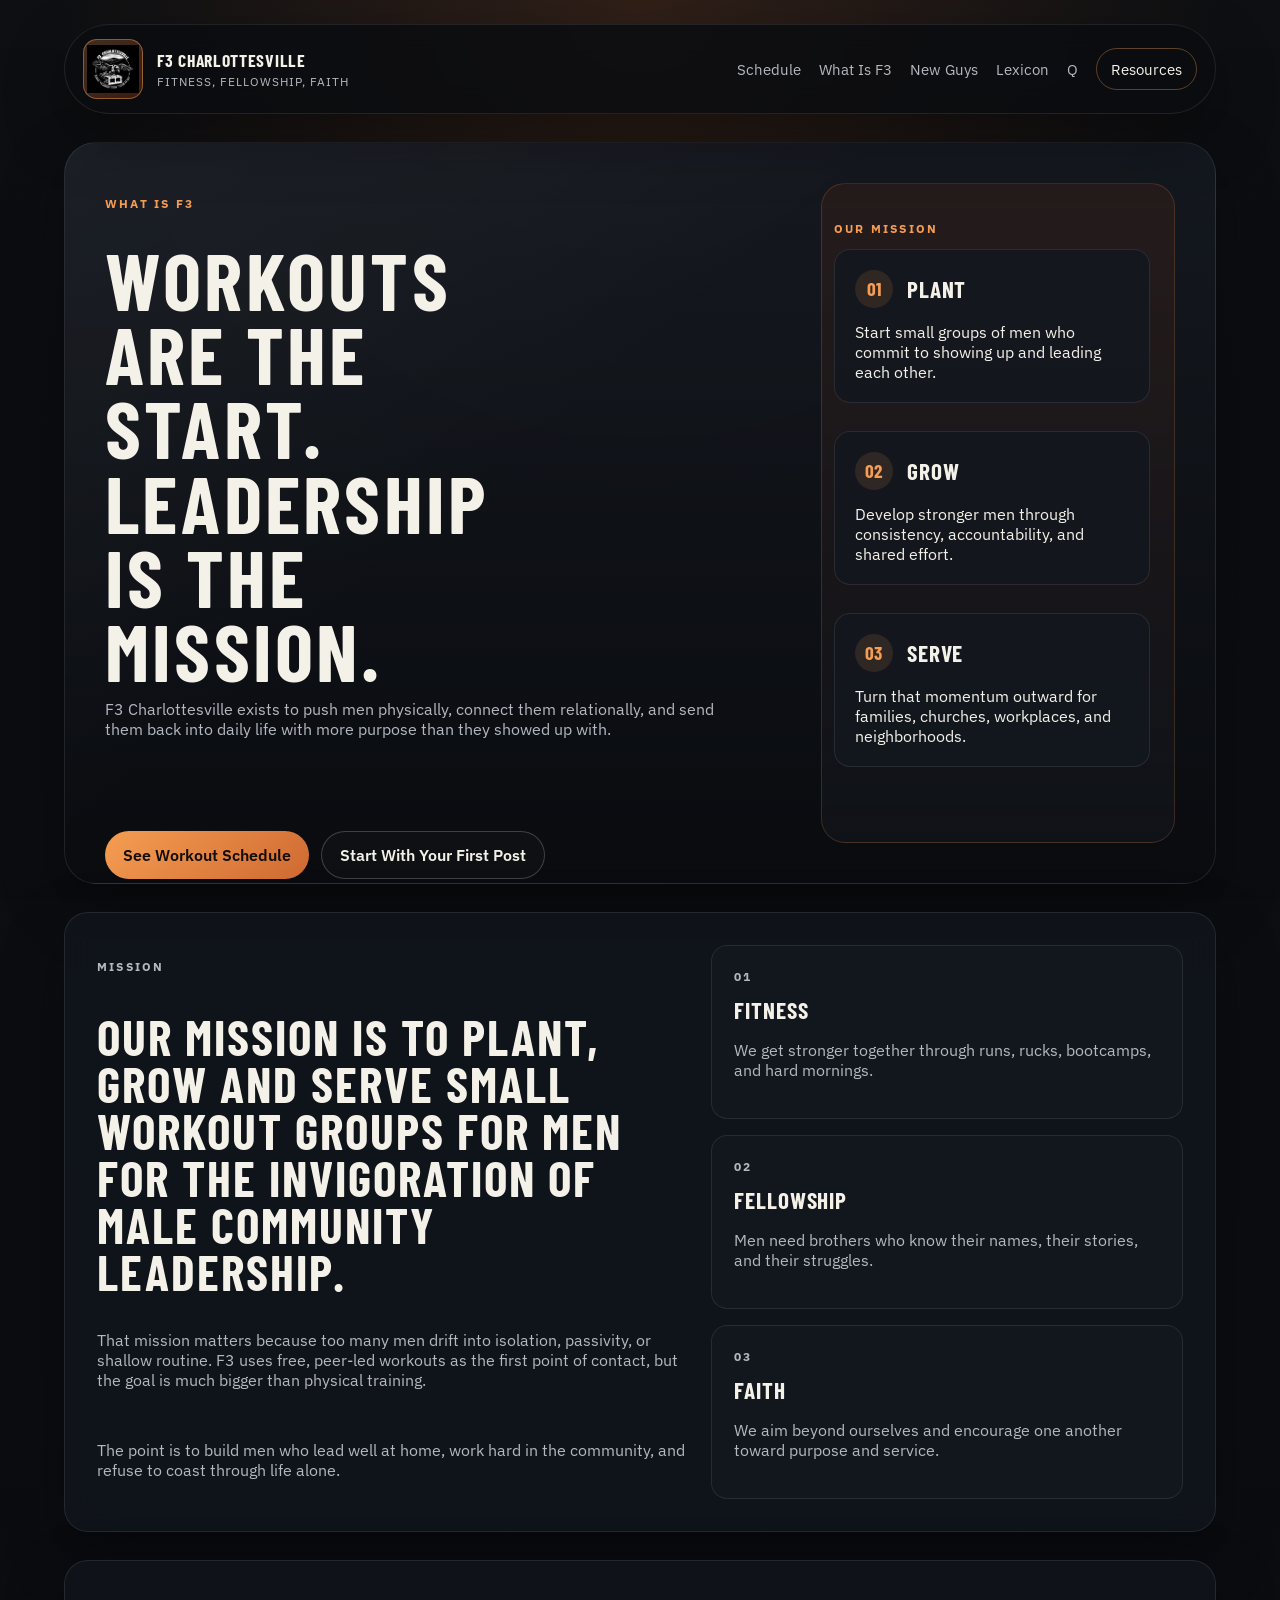
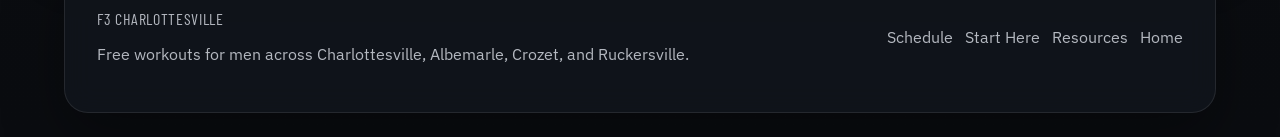
<file: about.html>
<!doctype html>
<html lang="en">
  <head>
    <meta charset="UTF-8" />
    <meta name="viewport" content="width=device-width, initial-scale=1.0" />
    <meta
      name="description"
      content="Learn what F3 Charlottesville is about and why men across the region keep posting."
    />
    <title>What Is F3? | F3 Charlottesville</title>
    <link rel="preconnect" href="https://fonts.googleapis.com" />
    <link rel="preconnect" href="https://fonts.gstatic.com" crossorigin />
    <link
      href="https://fonts.googleapis.com/css2?family=Barlow+Condensed:wght@500;600;700;800&family=IBM+Plex+Sans:wght@400;500;600;700&display=swap"
      rel="stylesheet"
    />
    <link rel="stylesheet" href="./styles.css" />
  </head>
  <body>
    <div class="site-shell">
      <header class="site-header">
        <a class="brand" href="./index.html" aria-label="F3 Charlottesville home">
          <span class="brand-mark">
            <img src="./raven.png" alt="" />
          </span>
          <span class="brand-copy">
            <strong>F3 Charlottesville</strong>
            <span>Fitness, Fellowship, Faith</span>
          </span>
        </a>
        <button
          id="menuToggle"
          class="menu-toggle"
          type="button"
          aria-expanded="false"
          aria-controls="siteNav"
        >
          Menu
        </button>
        <nav id="siteNav" class="site-nav" aria-label="Primary">
          <a href="./index.html#schedule">Schedule</a>
          <a href="./about.html">What Is F3</a>
          <a href="./index.html#new-guys">New Guys</a>
          <a href="./lexicon.html">Lexicon</a>
          <a href="./index.html#leadership">Q</a>
          <a class="nav-cta" href="./index.html#resources">Resources</a>
        </nav>
      </header>

      <main>
        <section class="hero">
          <div class="hero-copy">
            <p class="eyebrow">What Is F3</p>
            <h1>Workouts are the start. Leadership is the mission.</h1>
            <p class="hero-lede">
              F3 Charlottesville exists to push men physically, connect them relationally,
              and send them back into daily life with more purpose than they showed up with.
            </p>
            <div class="hero-actions">
              <a class="button button-primary" href="./index.html#schedule">See Workout Schedule</a>
              <a class="button button-secondary" href="./index.html#new-guys">Start With Your First Post</a>
            </div>
          </div>
          <aside class="hero-panel" aria-label="F3 mission">
            <p class="panel-kicker">Our Mission</p>
            <div class="panel-grid">
              <article>
                <span>01</span>
                <h2>Plant</h2>
                <p>Start small groups of men who commit to showing up and leading each other.</p>
              </article>
              <article>
                <span>02</span>
                <h2>Grow</h2>
                <p>Develop stronger men through consistency, accountability, and shared effort.</p>
              </article>
              <article>
                <span>03</span>
                <h2>Serve</h2>
                <p>Turn that momentum outward for families, churches, workplaces, and neighborhoods.</p>
              </article>
            </div>
          </aside>
        </section>

        <section class="section-block split-layout">
          <div class="stack">
            <p class="section-label">Mission</p>
            <h2>
              Our mission is to plant, grow and serve small workout groups for men for the
              invigoration of male community leadership.
            </h2>
            <p>
              That mission matters because too many men drift into isolation, passivity, or
              shallow routine. F3 uses free, peer-led workouts as the first point of contact,
              but the goal is much bigger than physical training.
            </p>
            <p>
              The point is to build men who lead well at home, work hard in the community,
              and refuse to coast through life alone.
            </p>
          </div>
          <div class="card-stack">
            <article class="info-card">
              <p class="card-index">01</p>
              <h3>Fitness</h3>
              <p>We get stronger together through runs, rucks, bootcamps, and hard mornings.</p>
            </article>
            <article class="info-card">
              <p class="card-index">02</p>
              <h3>Fellowship</h3>
              <p>Men need brothers who know their names, their stories, and their struggles.</p>
            </article>
            <article class="info-card">
              <p class="card-index">03</p>
              <h3>Faith</h3>
              <p>We aim beyond ourselves and encourage one another toward purpose and service.</p>
            </article>
          </div>
        </section>
      </main>

      <footer class="site-footer">
        <div>
          <p class="footer-brand">F3 Charlottesville</p>
          <p>
            Free workouts for men across Charlottesville, Albemarle, Crozet, and Ruckersville.
          </p>
        </div>
        <div class="footer-links">
          <a href="./index.html#schedule">Schedule</a>
          <a href="./index.html#new-guys">Start Here</a>
          <a href="./index.html#resources">Resources</a>
          <a href="./index.html">Home</a>
        </div>
      </footer>
    </div>

    <script type="module" src="./src/main.js"></script>
  </body>
</html>
</file>
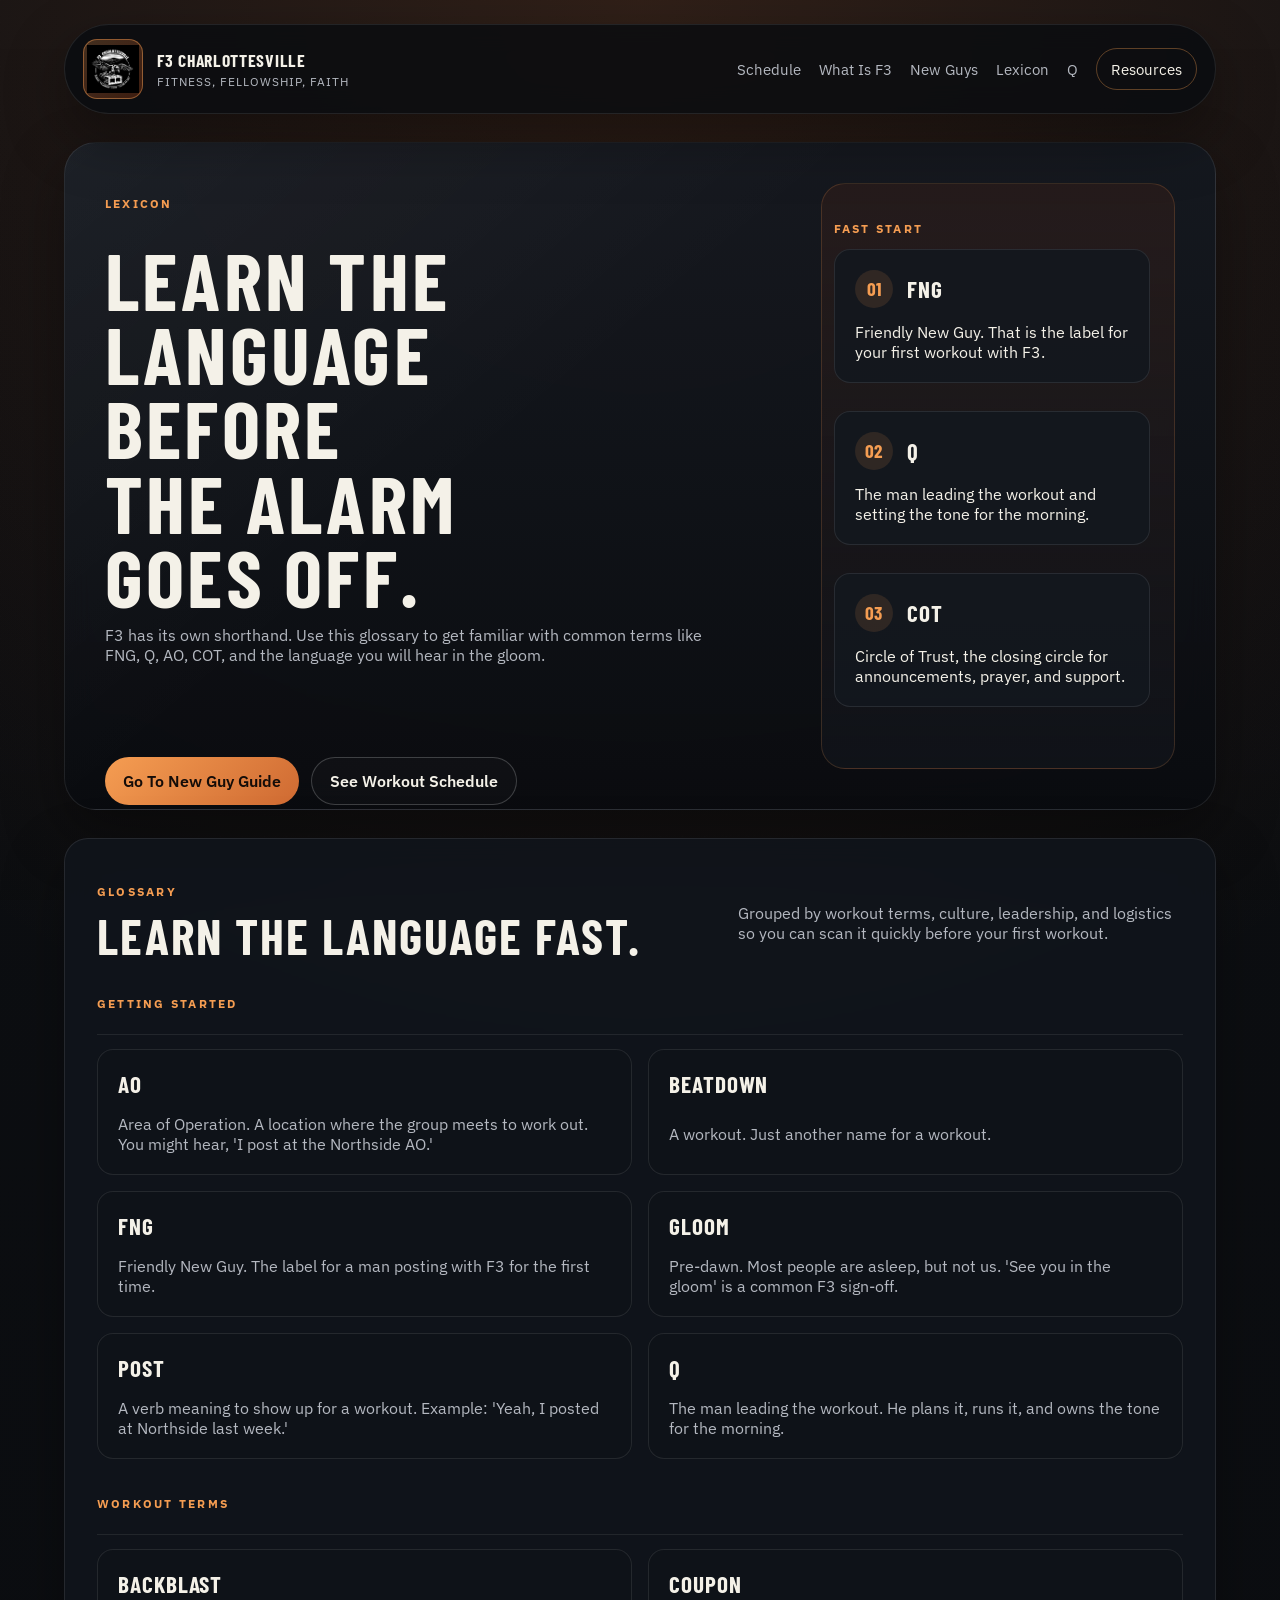
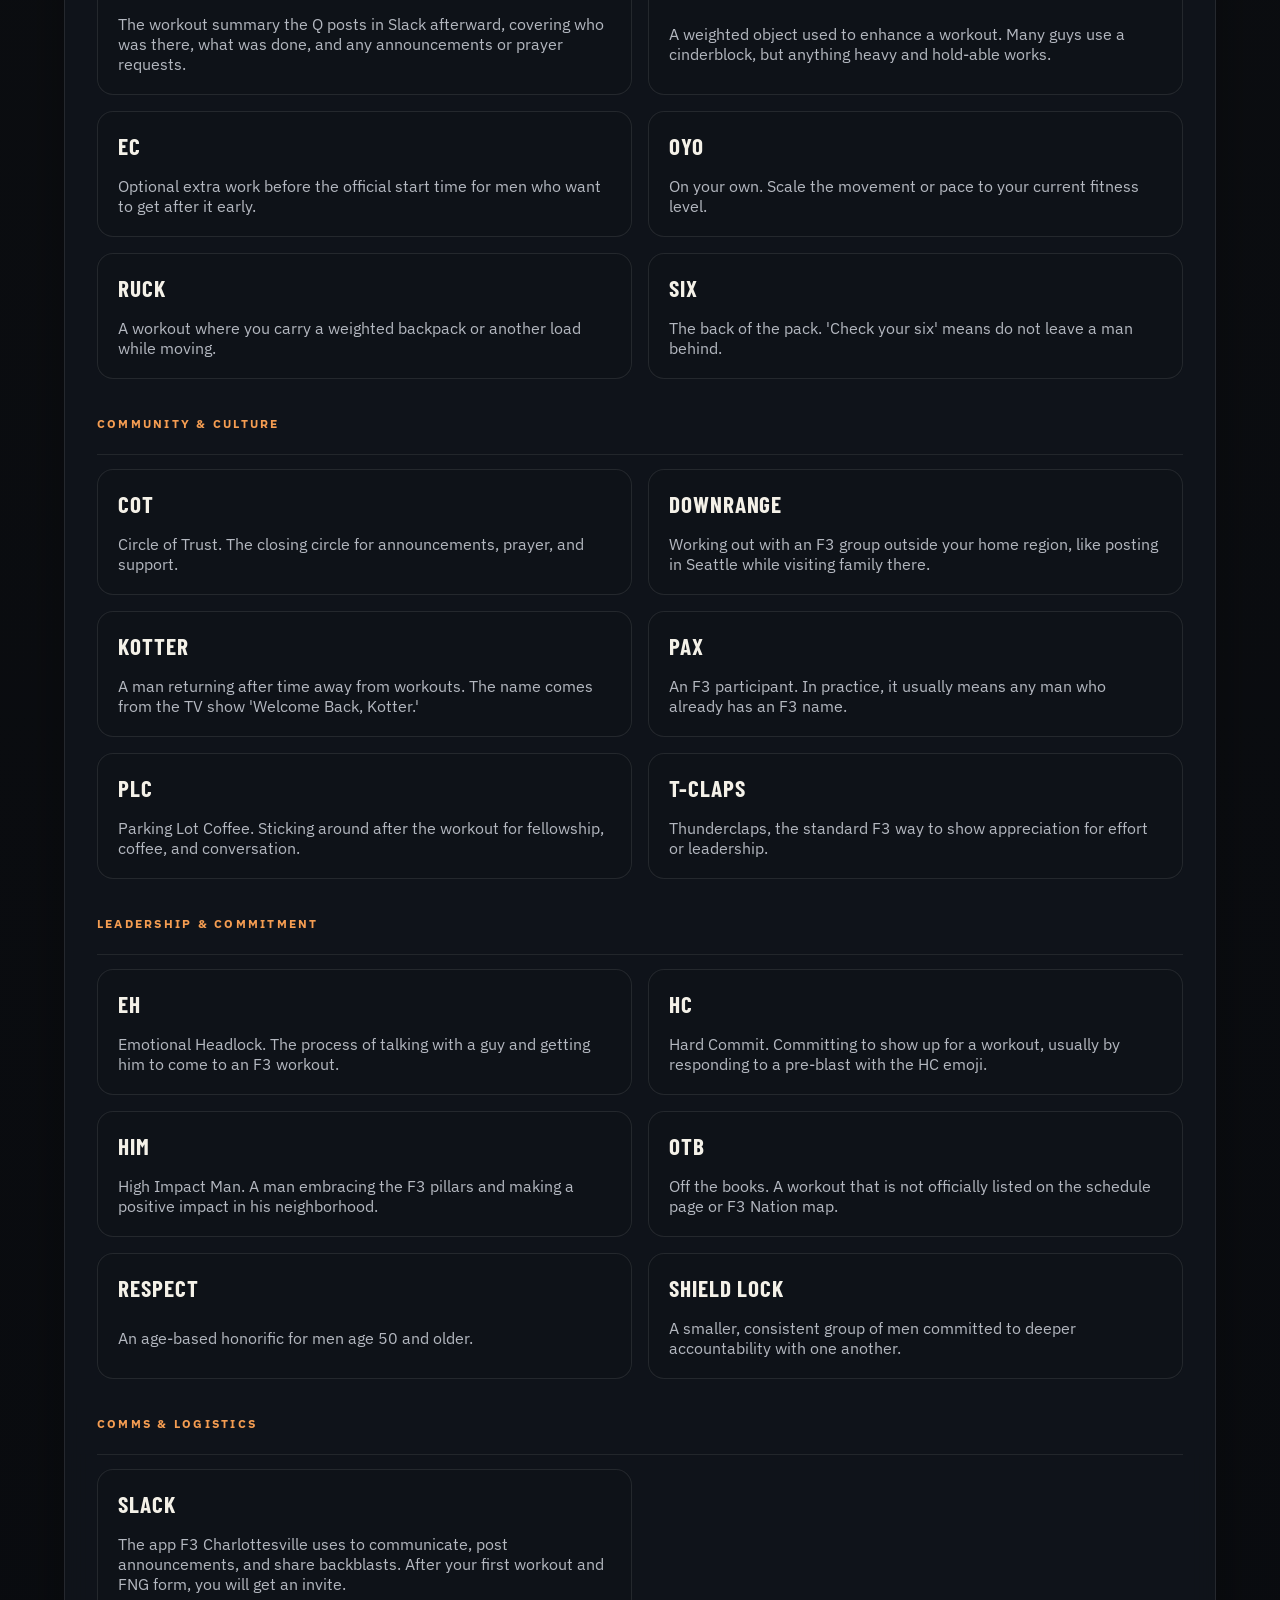
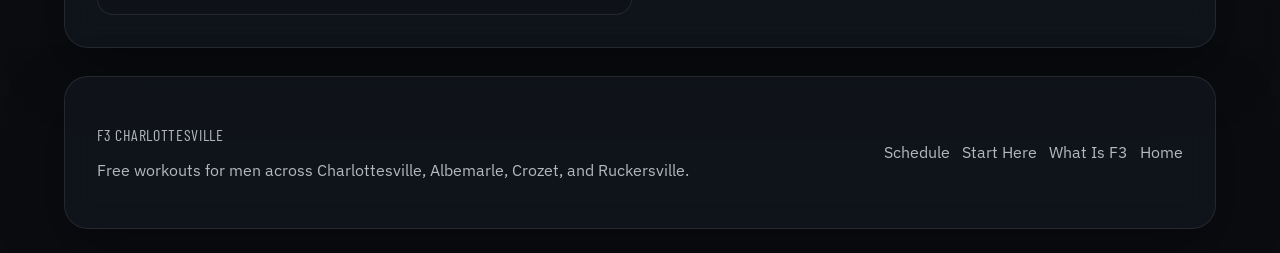
<file: lexicon.html>
<!doctype html>
<html lang="en">
  <head>
    <meta charset="UTF-8" />
    <meta name="viewport" content="width=device-width, initial-scale=1.0" />
    <meta
      name="description"
      content="Learn the F3 Charlottesville lexicon and get familiar with the language used at workouts."
    />
    <title>Lexicon | F3 Charlottesville</title>
    <link rel="preconnect" href="https://fonts.googleapis.com" />
    <link rel="preconnect" href="https://fonts.gstatic.com" crossorigin />
    <link
      href="https://fonts.googleapis.com/css2?family=Barlow+Condensed:wght@500;600;700;800&family=IBM+Plex+Sans:wght@400;500;600;700&display=swap"
      rel="stylesheet"
    />
    <link rel="stylesheet" href="./styles.css" />
  </head>
  <body>
    <div class="site-shell">
      <header class="site-header">
        <a class="brand" href="./index.html" aria-label="F3 Charlottesville home">
          <span class="brand-mark">
            <img src="./raven.png" alt="" />
          </span>
          <span class="brand-copy">
            <strong>F3 Charlottesville</strong>
            <span>Fitness, Fellowship, Faith</span>
          </span>
        </a>
        <button
          id="menuToggle"
          class="menu-toggle"
          type="button"
          aria-expanded="false"
          aria-controls="siteNav"
        >
          Menu
        </button>
        <nav id="siteNav" class="site-nav" aria-label="Primary">
          <a href="./index.html#schedule">Schedule</a>
          <a href="./about.html">What Is F3</a>
          <a href="./index.html#new-guys">New Guys</a>
          <a href="./lexicon.html">Lexicon</a>
          <a href="./index.html#leadership">Q</a>
          <a class="nav-cta" href="./index.html#resources">Resources</a>
        </nav>
      </header>

      <main>
        <section class="hero">
          <div class="hero-copy">
            <p class="eyebrow">Lexicon</p>
            <h1>Learn the language before the alarm goes off.</h1>
            <p class="hero-lede">
              F3 has its own shorthand. Use this glossary to get familiar with common terms
              like FNG, Q, AO, COT, and the language you will hear in the gloom.
            </p>
            <div class="hero-actions">
              <a class="button button-primary" href="./index.html#new-guys">Go To New Guy Guide</a>
              <a class="button button-secondary" href="./index.html#schedule">See Workout Schedule</a>
            </div>
          </div>
          <aside class="hero-panel" aria-label="Lexicon overview">
            <p class="panel-kicker">Fast Start</p>
            <div class="panel-grid">
              <article>
                <span>01</span>
                <h2>FNG</h2>
                <p>Friendly New Guy. That is the label for your first workout with F3.</p>
              </article>
              <article>
                <span>02</span>
                <h2>Q</h2>
                <p>The man leading the workout and setting the tone for the morning.</p>
              </article>
              <article>
                <span>03</span>
                <h2>COT</h2>
                <p>Circle of Trust, the closing circle for announcements, prayer, and support.</p>
              </article>
            </div>
          </aside>
        </section>

        <section class="section-block">
          <div class="section-heading">
            <div>
              <p class="section-label">Glossary</p>
              <h2>Learn the language fast.</h2>
            </div>
            <p>
              Grouped by workout terms, culture, leadership, and logistics so you can scan it
              quickly before your first workout.
            </p>
          </div>
          <div id="glossaryGrid" class="glossary-grid" aria-live="polite"></div>
        </section>
      </main>

      <footer class="site-footer">
        <div>
          <p class="footer-brand">F3 Charlottesville</p>
          <p>
            Free workouts for men across Charlottesville, Albemarle, Crozet, and Ruckersville.
          </p>
        </div>
        <div class="footer-links">
          <a href="./index.html#schedule">Schedule</a>
          <a href="./index.html#new-guys">Start Here</a>
          <a href="./about.html">What Is F3</a>
          <a href="./index.html">Home</a>
        </div>
      </footer>
    </div>

    <script type="module" src="./src/main.js"></script>
  </body>
</html>
</file>
<file: styles.css>
:root {
  --bg: #0d0f12;
  --bg-soft: #151920;
  --panel: rgba(19, 24, 31, 0.9);
  --panel-strong: #1b2129;
  --line: rgba(255, 255, 255, 0.09);
  --line-strong: rgba(255, 255, 255, 0.2);
  --text: #f4f1e8;
  --muted: #b4b8c0;
  --accent: #cf6a32;
  --accent-bright: #f59d52;
  --accent-deep: #7a3112;
  --success: #95b66f;
  --shadow: 0 24px 60px rgba(0, 0, 0, 0.35);
  --radius: 24px;
  --radius-sm: 16px;
  --max-width: 1200px;
}

* {
  box-sizing: border-box;
}

html {
  scroll-behavior: smooth;
}

body {
  margin: 0;
  font-family: "IBM Plex Sans", sans-serif;
  color: var(--text);
  background:
    radial-gradient(circle at top, rgba(207, 106, 50, 0.18), transparent 32%),
    linear-gradient(180deg, #0d0f12 0%, #0a0c10 100%);
  min-height: 100vh;
}

body::before {
  content: "";
  position: fixed;
  inset: 0;
  pointer-events: none;
  background:
    linear-gradient(125deg, rgba(255, 255, 255, 0.03) 0, rgba(255, 255, 255, 0.03) 1px, transparent 1px, transparent 18px),
    linear-gradient(180deg, transparent 0%, rgba(0, 0, 0, 0.18) 100%);
  background-size: 22px 22px, 100% 100%;
  opacity: 0.35;
}

a {
  color: inherit;
  text-decoration: none;
}

button,
input {
  font: inherit;
}

.site-shell {
  position: relative;
  max-width: var(--max-width);
  margin: 0 auto;
  padding: 24px;
}

.site-header,
.site-footer,
.hero,
.mission-strip,
.section-block,
.hero-panel,
.feature-card,
.step-card,
.info-card,
.quote-card,
.resource-card,
.leadership-panel,
.schedule-card,
.glossary-card {
  backdrop-filter: blur(14px);
}

.site-header {
  position: sticky;
  top: 16px;
  z-index: 20;
  display: flex;
  align-items: center;
  justify-content: space-between;
  gap: 20px;
  padding: 14px 18px;
  margin-bottom: 28px;
  border: 1px solid var(--line);
  border-radius: 999px;
  background: rgba(10, 12, 16, 0.84);
  box-shadow: var(--shadow);
}

.brand {
  display: inline-flex;
  align-items: center;
  gap: 14px;
  min-width: 0;
}

.brand-mark {
  display: grid;
  place-items: center;
  width: 60px;
  height: 60px;
  border: 1px solid rgba(245, 157, 82, 0.45);
  border-radius: 14px;
  background: linear-gradient(135deg, rgba(245, 157, 82, 0.24), rgba(122, 49, 18, 0.45));
  overflow: hidden;
}

.brand-mark img {
  display: block;
  width: 88%;
  height: 88%;
  object-fit: contain;
}

.brand-copy {
  display: flex;
  flex-direction: column;
  gap: 2px;
  min-width: 0;
}

.brand-copy strong,
.footer-brand,
h1,
h2,
h3 {
  font-family: "Barlow Condensed", sans-serif;
  text-transform: uppercase;
  letter-spacing: 0.04em;
}

.brand-copy strong {
  font-size: 1.1rem;
}

.brand-copy span {
  color: var(--muted);
  font-size: 0.78rem;
  letter-spacing: 0.08em;
  text-transform: uppercase;
}

.site-nav {
  display: flex;
  align-items: center;
  gap: 18px;
  font-size: 0.95rem;
}

.site-nav a {
  color: var(--muted);
}

.site-nav a:hover,
.site-nav a:focus-visible {
  color: var(--text);
}

.nav-cta {
  padding: 10px 14px;
  border: 1px solid rgba(245, 157, 82, 0.35);
  border-radius: 999px;
  color: var(--text) !important;
}

.menu-toggle {
  display: none;
  border: 1px solid var(--line-strong);
  border-radius: 999px;
  background: transparent;
  color: var(--text);
  padding: 10px 14px;
}

.hero {
  position: relative;
  isolation: isolate;
  overflow: hidden;
  display: grid;
  grid-template-columns: minmax(0, 1.3fr) minmax(320px, 0.9fr);
  gap: 28px;
  padding: 40px;
  border: 1px solid var(--line);
  border-radius: calc(var(--radius) + 8px);
  background:
    linear-gradient(140deg, rgba(255, 255, 255, 0.04), transparent 42%),
    linear-gradient(180deg, rgba(21, 25, 32, 0.94), rgba(10, 12, 16, 0.95));
  box-shadow: var(--shadow);
}

.hero > * {
  position: relative;
  z-index: 1;
}

.hero-home::before {
  content: "";
  position: absolute;
  inset: 0;
  background:
    linear-gradient(90deg, rgba(9, 12, 18, 0.78) 0%, rgba(9, 12, 18, 0.52) 46%, rgba(9, 12, 18, 0.68) 100%),
    linear-gradient(180deg, rgba(13, 15, 18, 0.04), rgba(13, 15, 18, 0.4)),
    url("./sunrise.JPG");
  background-position: center 58%;
  background-size: cover;
  opacity: 0.80;
  filter: saturate(0.9) contrast(0.9);
  transform: scale(1.03);
  z-index: 0;
}

.hero-copy {
  display: flex;
  flex-direction: column;
  gap: 18px;
  padding-top: 0;
}

.eyebrow,
.section-label,
.panel-kicker,
.card-index,
.schedule-meta span,
.resource-card span {
  color: var(--accent-bright);
  letter-spacing: 0.18em;
  text-transform: uppercase;
  font-size: 0.78rem;
  font-weight: 700;
}

h1 {
  margin: 0;
  font-size: clamp(3.1rem, 6.3vw, 5.8rem);
  line-height: 0.92;
  max-width: 10ch;
}

.hero-title {
  font-size: clamp(2.5rem, 4.9vw, 4.6rem);
  line-height: 0.94;
  max-width: 15ch;
  transform: translateY(-28px); /* move top text up */
}

.hero-line {
  display: block;
}

.hero-line-wide {
  white-space: nowrap;
}

.hero-title .hero-line > span {
  white-space: nowrap;
}

.hero-lede,
.section-heading > p,
.stack > p,
.feature-card p,
.step-card p,
.info-card p,
.quote-card p,
.leadership-panel,
.resource-card strong,
.site-footer p,
.mission-strip p,
.schedule-card p,
.glossary-card p {
  color: var(--muted);
}

.hero-lede {
  transform: translateY(-22px);
}

.hero-actions,
.callout-row,
.footer-links {
  display: flex;
  flex-wrap: wrap;
  gap: 12px;
}

.hero-actions {
  display: flex;
  flex-wrap: wrap;
  gap: 12px;
  transform: translateY(36px); /* increase or decrease this */
}

.button {
  display: inline-flex;
  align-items: center;
  justify-content: center;
  min-height: 48px;
  padding: 0 18px;
  border-radius: 999px;
  font-weight: 600;
  transition: transform 180ms ease, border-color 180ms ease, background 180ms ease;
}

.button:hover,
.button:focus-visible,
.filter-chip:hover,
.filter-chip:focus-visible,
.resource-link:hover,
.resource-link:focus-visible,
.resource-card:hover,
.resource-card:focus-visible {
  transform: translateY(-2px);
}

.button-primary {
  background: linear-gradient(135deg, var(--accent-bright), var(--accent));
  color: #140c08;
}

.button-secondary {
  border: 1px solid var(--line-strong);
  background: rgba(255, 255, 255, 0.02);
}

.hero-stats {
  display: grid;
  grid-template-columns: repeat(3, minmax(0, 1fr));
  gap: 14px;
  margin: 4px 0 0;
  padding: 0;
  list-style: none;
  transform: translateY(48px); /* move buttons + stat boxes down */
}

.hero-stats li,
.hero-panel article,
.feature-card,
.step-card,
.info-card,
.quote-card,
.leadership-panel,
.resource-card,
.schedule-card,
.glossary-card {
  border: 1px solid var(--line);
  border-radius: var(--radius-sm);
  background: var(--panel);
}

.hero-stats li {
  padding: 16px;
}

.hero-stats strong {
  display: block;
  font-family: "Barlow Condensed", sans-serif;
  font-size: 2rem;
}

.hero-stats span {
  color: var(--muted);
  text-transform: uppercase;
  letter-spacing: 0.08em;
  font-size: 0.76rem;
}

.hero-panel {
  padding: 24px 24px 24px 12px; /* was just 24px */
  margin-left: 72px;            /* tweak this number */
  border: 1px solid rgba(245, 157, 82, 0.18);
  border-radius: var(--radius);
  background:
    linear-gradient(180deg, rgba(122, 49, 18, 0.18), rgba(15, 18, 24, 0.92)),
    var(--panel);
}

.panel-grid {
  display: grid;
  gap: 28px;
}

.hero-panel article {
  display: flex;
  align-items: center;
  gap: 14px;
  flex-wrap: wrap;
  padding: 20px;
}

.hero-panel article span,
.step-card span {
  display: inline-flex;
  align-items: center;
  justify-content: center;
  width: 38px;
  height: 38px;
  margin-bottom: 12px;
  border-radius: 50%;
  background: rgba(245, 157, 82, 0.12);
  color: var(--accent-bright);
  font-family: "Barlow Condensed", sans-serif;
  font-size: 1.2rem;
  font-weight: 700;
}

.hero-panel h2,
.step-card h3,
.feature-card h3,
.info-card h3,
.leadership-panel h3,
.resource-card strong,
.schedule-card h3,
.glossary-card h3 {
  margin: 0 0 8px;
  font-size: 1.45rem;
}

.hero-panel h2 {
  margin: 0;
}

.hero-panel article span {
  margin-bottom: 0;
}

.hero-panel article p {
  width: 100%;
  margin: 0;
}

.mission-strip,
.section-block,
.site-footer {
  margin-top: 28px;
  border: 1px solid var(--line);
  border-radius: var(--radius);
  background: rgba(17, 21, 28, 0.88);
  box-shadow: var(--shadow);
}

.mission-strip,
.section-block,
.site-footer {
  padding: 32px;
}

.photo-stack {
  display: grid;
  gap: 28px;
  margin-top: 28px;
}

.photo-stack > .mission-strip,
.photo-stack > .section-block {
  margin-top: 0;
}

.section-photo-card {
  position: relative;
  isolation: isolate;
  overflow: hidden;
  background: rgba(13, 16, 22, 0.72);
}

.section-photo-card > * {
  position: relative;
  z-index: 1;
}

.section-photo-card::before {
  content: "";
  position: absolute;
  inset: 0;
  background-repeat: no-repeat;
  background-size: cover;
  filter: saturate(0.92) contrast(0.95) brightness(1.08);
  z-index: 0;
}

.section-photo-top::before {
  background-image: url("./better.JPG?v=5");
  background-position: center 58%;
  opacity: 0.50;
}

.section-photo-bottom::before {
  background:
    linear-gradient(90deg, rgba(9, 12, 18, 0.82) 0%, rgba(9, 12, 18, 0.62) 50%, rgba(9, 12, 18, 0.8) 100%),
    linear-gradient(180deg, rgba(13, 15, 18, 0.14), rgba(13, 15, 18, 0.38)),
    url("./workout.JPG");
  background-position: center 72%;
  opacity: 0.52;
}

.section-photo-top {
  min-height: 420px;
}

.section-photo-bottom {
  min-height: 520px;
}

.section-photo-bottom .section-heading {
  margin-bottom: 28px;
}

.section-photo-bottom .schedule-grid {
  position: relative;
  z-index: 1;
}

.schedule-empty {
  padding: 22px;
  border: 1px dashed rgba(255, 255, 255, 0.14);
  border-radius: var(--radius-sm);
  background: rgba(14, 18, 24, 0.5);
  color: var(--muted);
  text-align: center;
}

.section-photo-bottom .schedule-card {
  background: rgba(14, 18, 24, 0.88);
  border-color: rgba(255, 255, 255, 0.1);
}

.section-photo-bottom .filter-chip {
  background: rgba(13, 16, 22, 0.62);
}

.section-photo-bottom .filter-chip[aria-pressed="true"] {
  background: rgba(245, 157, 82, 0.18);
}

.section-photo-bottom .section-heading > p,
.section-photo-bottom .schedule-card p,
.section-photo-top .principles p {
  color: rgba(244, 241, 232, 0.82);
}

.section-photo-top .principles article {
  border-left-color: rgba(245, 157, 82, 0.38);
}

.section-photo-top .principles h3,
.section-photo-bottom .section-heading h2,
.section-photo-top h2 {
  color: var(--text);
}

.section-photo-top .section-label,
.section-photo-bottom .section-label {
  color: #ffae63;
}

.section-photo-top::after,
.section-photo-bottom::after {
  content: "";
  position: absolute;
  inset: 0;
  z-index: 0;
}

.section-photo-top::after {
  background:
    linear-gradient(90deg, rgba(9, 12, 18, 0.82) 0%, rgba(9, 12, 18, 0.62) 50%, rgba(9, 12, 18, 0.8) 100%),
    linear-gradient(180deg, rgba(13, 15, 18, 0.14), rgba(13, 15, 18, 0.38)),
    linear-gradient(180deg, rgba(255, 255, 255, 0.04), transparent 28%),
    linear-gradient(0deg, rgba(6, 7, 10, 0.16), transparent 30%);
}

.section-photo-bottom::after {
  background:
    linear-gradient(180deg, rgba(255, 255, 255, 0.04), transparent 28%),
    linear-gradient(0deg, rgba(6, 7, 10, 0.16), transparent 30%);
}

.mission-strip {
  display: grid;
  grid-template-columns: minmax(0, 0.58fr) minmax(0, 1.42fr);
  gap: 24px;
}

.principles,
.three-up,
.steps,
.resource-grid,
.schedule-grid,
.glossary-grid {
  display: grid;
  gap: 16px;
}

.principles {
  grid-template-columns: 1fr 1.12fr 1.22fr 1fr 1.12fr;
}

.principles article {
  display: grid;
  grid-template-rows: minmax(84px, auto) 1fr;
  align-content: start;
  padding-left: 16px;
  border-left: 1px solid rgba(245, 157, 82, 0.24);
}

.principles h3 {
  margin: 0 0 10px;
  font-size: 1.05rem;
  line-height: 1.05;
}

.section-heading,
.split-layout {
  display: grid;
  gap: 24px;
}

.section-heading {
  grid-template-columns: minmax(0, 1fr) minmax(280px, 0.72fr);
  align-items: end;
  margin-bottom: 24px;
}

.section-heading h2,
.split-layout h2,
.mission-strip h2 {
  margin: 8px 0 0;
  font-size: clamp(2.1rem, 4vw, 3.1rem);
  line-height: 0.95;
}

.split-layout {
  grid-template-columns: minmax(0, 1fr) minmax(300px, 0.8fr);
  align-items: stretch;
}

.split-layout.reverse {
  grid-template-columns: minmax(300px, 0.7fr) minmax(0, 1fr);
}

.stack,
.card-stack {
  display: grid;
  gap: 16px;
}

.info-card,
.feature-card,
.step-card,
.quote-card,
.leadership-panel,
.schedule-card,
.glossary-card {
  padding: 22px;
}

.card-index {
  margin: 0 0 12px;
}

.quote-card {
  display: grid;
  align-content: start;
  min-height: 100%;
  background:
    linear-gradient(180deg, rgba(245, 157, 82, 0.12), transparent),
    var(--panel);
}

.quote-card p {
  margin: 0;
  font-family: "Barlow Condensed", sans-serif;
  font-size: clamp(1.8rem, 3.2vw, 2.7rem);
  line-height: 0.94;
  color: var(--text);
  text-transform: uppercase;
}

.impact-card {
  gap: 18px;
}

.impact-kicker {
  color: var(--accent-bright);
  letter-spacing: 0.18em;
  text-transform: uppercase;
  font-size: 0.78rem !important;
  font-weight: 700;
}

.impact-list {
  display: grid;
  gap: 14px;
}

.impact-item {
  display: grid;
  grid-template-columns: 44px minmax(0, 1fr);
  gap: 14px;
  align-items: start;
  padding: 14px 0;
  border-top: 1px solid rgba(255, 255, 255, 0.08);
}

.impact-item:first-child {
  border-top: 0;
  padding-top: 0;
}

.impact-item p {
  font-family: "IBM Plex Sans", sans-serif;
  font-size: 1rem;
  line-height: 1.45;
  text-transform: none;
  color: var(--text);
}

.impact-icon {
  display: grid;
  place-items: center;
  width: 44px;
  height: 44px;
  border: 1px solid rgba(245, 157, 82, 0.28);
  border-radius: 14px;
  background: rgba(245, 157, 82, 0.1);
}

.impact-icon svg {
  width: 22px;
  height: 22px;
  stroke: var(--accent-bright);
  stroke-width: 1.8;
  fill: none;
  stroke-linecap: round;
  stroke-linejoin: round;
}

.three-up,
.resource-grid {
  grid-template-columns: repeat(3, minmax(0, 1fr));
}

.steps {
  grid-template-columns: repeat(4, minmax(0, 1fr));
  margin-bottom: 24px;
}

.filter-row {
  display: flex;
  flex-wrap: wrap;
  gap: 10px;
  margin-bottom: 22px;
}

.filter-chip {
  border: 1px solid var(--line-strong);
  border-radius: 999px;
  background: rgba(255, 255, 255, 0.02);
  color: var(--text);
  padding: 10px 14px;
  cursor: pointer;
}

.filter-chip[aria-pressed="true"] {
  border-color: rgba(245, 157, 82, 0.55);
  background: rgba(245, 157, 82, 0.12);
}

.schedule-grid {
  grid-template-columns: repeat(3, minmax(0, 1fr));
}

.schedule-card {
  position: relative;
  overflow: hidden;
}

.schedule-card::after {
  content: "";
  position: absolute;
  inset: 0 auto 0 0;
  width: 4px;
  background: linear-gradient(180deg, var(--accent-bright), transparent 70%);
}

.schedule-card h3 {
  padding-right: 48px;
}

.schedule-meta {
  display: flex;
  flex-wrap: wrap;
  gap: 10px 14px;
  margin-bottom: 10px;
}

.schedule-meta span {
  letter-spacing: 0.08em;
}

.schedule-card .location {
  color: var(--text);
  font-weight: 600;
  display: flex;
  flex-wrap: wrap;
  align-items: center;
  gap: 8px 12px;
}

.schedule-card .location a {
  color: var(--accent-bright);
  font-weight: 600;
  text-transform: uppercase;
  letter-spacing: 0.08em;
  font-size: 0.78rem;
}

.schedule-card .location a:hover,
.schedule-card .location a:focus-visible {
  color: var(--text);
}

.search-field input {
  width: min(360px, 100%);
  min-height: 48px;
  border: 1px solid var(--line-strong);
  border-radius: 999px;
  background: rgba(8, 10, 14, 0.8);
  color: var(--text);
  padding: 0 18px;
}

.glossary-grid {
  gap: 24px;
}

.error-hero {
  grid-template-columns: minmax(0, 1.18fr) minmax(280px, 0.82fr);
}

.error-hero::before {
  content: "";
  position: absolute;
  inset: 0;
  background:
    linear-gradient(90deg, rgba(9, 12, 18, 0.88) 0%, rgba(9, 12, 18, 0.7) 48%, rgba(9, 12, 18, 0.84) 100%),
    linear-gradient(180deg, rgba(13, 15, 18, 0.06), rgba(13, 15, 18, 0.42)),
    url("./workout.JPG");
  background-position: center 62%;
  background-size: cover;
  opacity: 0.72;
  filter: saturate(0.88) contrast(0.92);
  z-index: 0;
}

.error-title,
.error-lede {
  transform: none;
}

.error-panel {
  display: grid;
  align-content: start;
  gap: 16px;
  min-height: 100%;
  padding: 28px;
}

.error-code {
  font-family: "Barlow Condensed", sans-serif;
  font-size: clamp(4.4rem, 12vw, 8rem);
  line-height: 0.85;
  color: var(--text);
  letter-spacing: 0.06em;
}

.error-note {
  margin: 0;
  color: rgba(244, 241, 232, 0.82);
}

.error-grid {
  display: grid;
  grid-template-columns: repeat(3, minmax(0, 1fr));
  gap: 16px;
}

.error-link-card {
  min-height: 190px;
  transition: transform 180ms ease, border-color 180ms ease, background 180ms ease;
}

.error-link-card:hover,
.error-link-card:focus-visible {
  border-color: rgba(245, 157, 82, 0.36);
  background:
    linear-gradient(180deg, rgba(245, 157, 82, 0.1), transparent),
    var(--panel);
}

.glossary-section {
  display: grid;
  gap: 14px;
}

.glossary-section-head {
  display: flex;
  align-items: center;
  justify-content: space-between;
  gap: 16px;
  padding-bottom: 10px;
  border-bottom: 1px solid rgba(255, 255, 255, 0.08);
}

.glossary-term-grid {
  display: grid;
  grid-template-columns: repeat(2, minmax(0, 1fr));
  gap: 16px;
}

.glossary-card {
  display: grid;
  gap: 8px;
  min-height: 100%;
  padding: 20px;
  border: 1px solid var(--line);
  border-radius: var(--radius-sm);
  background: rgba(15, 19, 25, 0.82);
}

.glossary-card p {
  margin: 0;
}

.checklist {
  margin: 0;
  padding: 0;
  list-style: none;
  display: grid;
  gap: 10px;
}

.checklist li {
  position: relative;
  padding-left: 24px;
}

.checklist li::before {
  content: "";
  position: absolute;
  left: 0;
  top: 0.55em;
  width: 10px;
  height: 10px;
  border-radius: 50%;
  background: var(--success);
}

.leadership-panel {
  display: grid;
  align-content: start;
  gap: 12px;
}

.resource-link {
  padding: 14px 16px;
  border: 1px solid var(--line);
  border-radius: 14px;
  background: rgba(255, 255, 255, 0.02);
}

.resource-grid {
  margin-top: 8px;
}

.resource-card {
  display: grid;
  gap: 10px;
  min-height: 150px;
  padding: 22px;
}

.site-footer {
  display: flex;
  justify-content: space-between;
  gap: 24px;
  align-items: center;
}

.footer-links {
  justify-content: flex-end;
}

.footer-links a {
  color: var(--muted);
}

.footer-links a:hover,
.footer-links a:focus-visible {
  color: var(--text);
}

.sr-only {
  position: absolute;
  width: 1px;
  height: 1px;
  padding: 0;
  margin: -1px;
  overflow: hidden;
  clip: rect(0, 0, 0, 0);
  white-space: nowrap;
  border: 0;
}

@media (max-width: 1080px) {
  .hero,
  .mission-strip,
  .section-heading,
  .split-layout,
  .split-layout.reverse {
    grid-template-columns: 1fr;
  }

  .principles,
  .three-up,
  .steps,
  .resource-grid,
  .error-grid,
  .schedule-grid,
  .glossary-term-grid {
    grid-template-columns: repeat(2, minmax(0, 1fr));
  }
}

@media (max-width: 780px) {
  .site-shell {
    padding: 16px;
  }

  .site-header {
    top: 10px;
    align-items: flex-start;
    border-radius: 28px;
  }

  .menu-toggle {
    display: inline-flex;
  }

  .site-nav {
    position: absolute;
    top: calc(100% + 12px);
    right: 0;
    left: 0;
    display: none;
    flex-direction: column;
    align-items: flex-start;
    gap: 14px;
    padding: 18px;
    border: 1px solid var(--line);
    border-radius: 24px;
    background: rgba(10, 12, 16, 0.96);
  }

  .site-nav.is-open {
    display: flex;
  }

  .hero,
  .mission-strip,
  .section-block,
  .site-footer {
    padding: 24px;
  }

  .hero {
    gap: 20px;
    padding-top: 24px;
  }

  h1 {
    max-width: 100%;
    font-size: clamp(2.8rem, 14vw, 4.4rem);
  }

  .hero-copy {
    gap: 12px;
  }

  .eyebrow,
  .hero-title,
  .hero-lede,
  .hero-actions,
  .hero-stats {
    transform: none;
  }

  .hero-title {
    font-size: clamp(2.5rem, 11vw, 3.9rem);
    max-width: 100%;
  }

  .hero-line-wide {
    white-space: normal;
  }

  .hero-lede {
    margin-top: 2px;
  }

  .hero-actions {
    margin-top: 8px;
  }

  .hero-stats {
    margin-top: 12px;
  }

  .hero-panel {
    margin-left: 0;
    padding: 20px;
  }

  .panel-grid {
    gap: 12px;
  }

  .hero-panel article {
    gap: 12px;
    padding: 16px;
  }

  .hero-stats,
  .principles,
  .three-up,
  .steps,
  .resource-grid,
  .error-grid,
  .schedule-grid,
  .glossary-term-grid {
    grid-template-columns: 1fr;
  }

  .site-footer {
    flex-direction: column;
    align-items: flex-start;
  }
}
</file>
